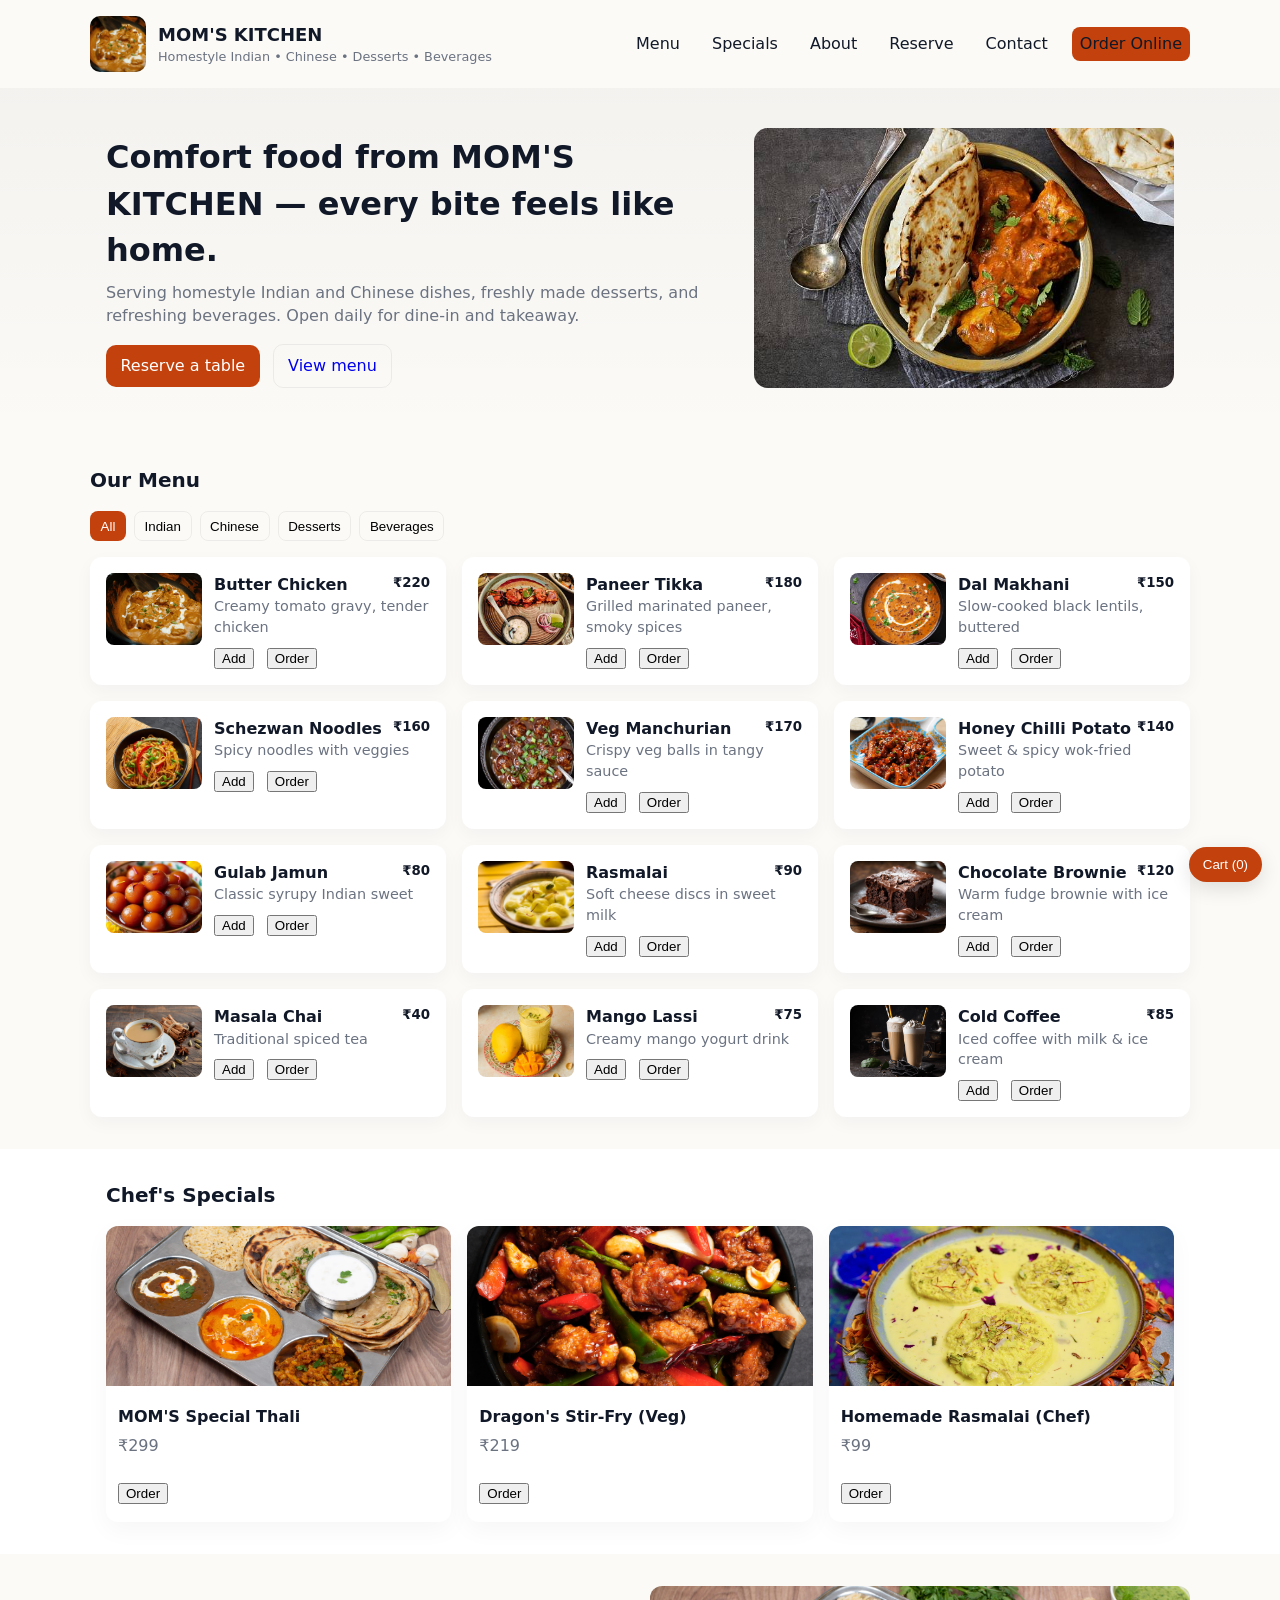
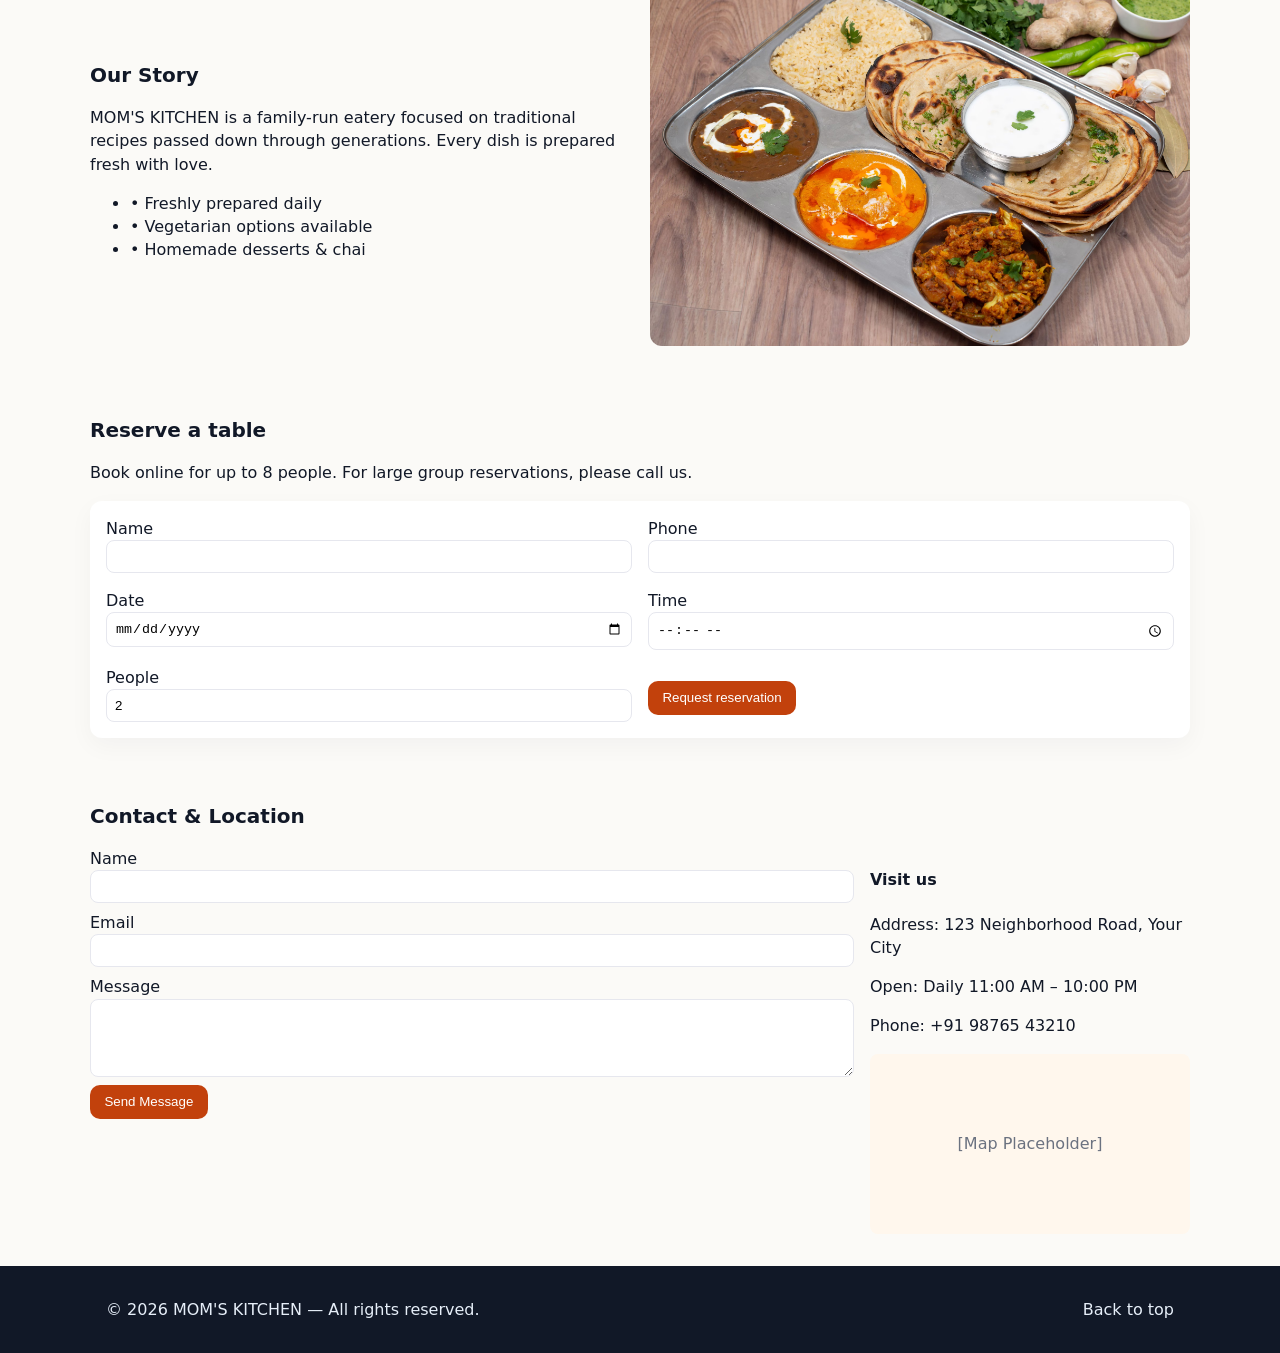
<file: index.html>
<!doctype html>
<html lang="en">
<head>
  <meta charset="utf-8" />
  <meta name="viewport" content="width=device-width, initial-scale=1" />
  <title>MOM'S KITCHEN — Home</title>
  <meta name="description" content="MOM'S KITCHEN — Homestyle Indian, Chinese, Desserts & Beverages." />
  <link rel="stylesheet" href="styles.css" />
</head>

<body>
  <!-- HEADER -->
  <header class="site-header" id="top">
    <div class="container header-inner">

      <!-- Brand -->
      <a class="brand" href="#top" aria-label="MOM'S KITCHEN home">
        <img src="images/butter-chicken.jpg" alt="Logo" />
        <div>
          <h1>MOM'S KITCHEN</h1>
          <p class="tag">Homestyle Indian • Chinese • Desserts • Beverages</p>
        </div>
      </a>

      <!-- Mobile Nav -->
      <button id="mobile-toggle" aria-expanded="false" aria-controls="main-nav" class="mobile-toggle">
        <span class="sr-only">Toggle navigation</span>
        ☰
      </button>

      <!-- Navigation -->
      <nav id="main-nav" class="main-nav" data-open="false">
        <a href="#menu">Menu</a>
        <a href="#specials">Specials</a>
        <a href="#about">About</a>
        <a href="#reserve">Reserve</a>
        <a href="#contact">Contact</a>
        <a class="btn-order" href="#order">Order Online</a>
      </nav>

    </div>
  </header>

  <main>

    <!-- HERO SECTION -->
    <section class="hero" aria-labelledby="hero-title">
      <div class="hero-inner container">

        <div class="hero-text">
          <h2 id="hero-title">Comfort food from MOM'S KITCHEN — every bite feels like home.</h2>
          <p>Serving homestyle Indian and Chinese dishes, freshly made desserts, and refreshing beverages. Open daily for dine-in and takeaway.</p>
          <div class="hero-ctas">
            <a class="btn btn-primary" href="#reserve">Reserve a table</a>
            <a class="btn btn-ghost" href="#menu">View menu</a>
          </div>
        </div>

        <div class="hero-image" aria-hidden="true">
          <!-- Use your new hero banner image here -->
          <img src="images/hero-banner.jpg" alt="Delicious food" />
        </div>

      </div>
    </section>

    <!-- MENU SECTION -->
    <section id="menu" class="section container" aria-labelledby="menu-title">
      <h3 id="menu-title">Our Menu</h3>

      <div class="category-controls" role="tablist">
        <button data-cat="all" class="active">All</button>
        <button data-cat="indian">Indian</button>
        <button data-cat="chinese">Chinese</button>
        <button data-cat="desserts">Desserts</button>
        <button data-cat="beverages">Beverages</button>
      </div>

      <div id="menu-grid" class="menu-grid"></div>
    </section>

    <!-- SPECIALS -->
    <section id="specials" class="section bg-contrast" aria-labelledby="specials-title">
      <div class="container">
        <h3 id="specials-title">Chef's Specials</h3>
        <div id="specials-grid" class="specials-grid"></div>
      </div>
    </section>

    <!-- ABOUT -->
    <section id="about" class="section container" aria-labelledby="about-title">
      <div class="about-grid">
        <div>
          <h3 id="about-title">Our Story</h3>
          <p>MOM'S KITCHEN is a family-run eatery focused on traditional recipes passed down through generations. Every dish is prepared fresh with love.</p>
          <ul>
            <li>• Freshly prepared daily</li>
            <li>• Vegetarian options available</li>
            <li>• Homemade desserts & chai</li>
          </ul>
        </div>
        <div>
          <img class="responsive-img" src="images/special-thali.jpg" alt="Restaurant interior" />
        </div>
      </div>
    </section>

    <!-- RESERVATION -->
    <section id="reserve" class="section container" aria-labelledby="reserve-title">
      <h3 id="reserve-title">Reserve a table</h3>
      <p>Book online for up to 8 people. For large group reservations, please call us.</p>

      <form id="reserve-form" class="form-grid">
        <label>
          <span>Name</span>
          <input type="text" id="r-name" required />
        </label>
        <label>
          <span>Phone</span>
          <input type="tel" id="r-phone" />
        </label>
        <label>
          <span>Date</span>
          <input type="date" id="r-date" required />
        </label>
        <label>
          <span>Time</span>
          <input type="time" id="r-time" required />
        </label>
        <label>
          <span>People</span>
          <input type="number" id="r-people" min="1" max="20" value="2" required />
        </label>

        <div class="form-actions">
          <button type="submit" class="btn btn-primary">Request reservation</button>
          <div id="reserve-msg"></div>
        </div>
      </form>
    </section>

    <!-- CONTACT -->
    <section id="contact" class="section container" aria-labelledby="contact-title">
      <h3 id="contact-title">Contact & Location</h3>

      <div class="contact-grid">
        <form id="contact-form" class="contact-form">
          <label><span>Name</span><input type="text" id="c-name" required /></label>
          <label><span>Email</span><input type="email" id="c-email" required /></label>
          <label class="full"><span>Message</span><textarea id="c-message" rows="4" required></textarea></label>

          <div class="form-actions">
            <button class="btn btn-primary" type="submit">Send Message</button>
            <div id="contact-msg"></div>
          </div>
        </form>

        <div class="contact-info">
          <h4>Visit us</h4>
          <p>Address: 123 Neighborhood Road, Your City</p>
          <p>Open: Daily 11:00 AM – 10:00 PM</p>
          <p>Phone: +91 98765 43210</p>

          <div class="map-placeholder">[Map Placeholder]</div>
        </div>
      </div>
    </section>

  </main>

  <!-- FOOTER -->
  <footer class="site-footer">
    <div class="container footer-inner">
      <p>&copy; <span id="year"></span> MOM'S KITCHEN — All rights reserved.</p>
      <nav class="foot-links">
        <a href="#top">Back to top</a>
      </nav>
    </div>
  </footer>

  <script src="script.js" defer></script>
</body>
</html>
</file>
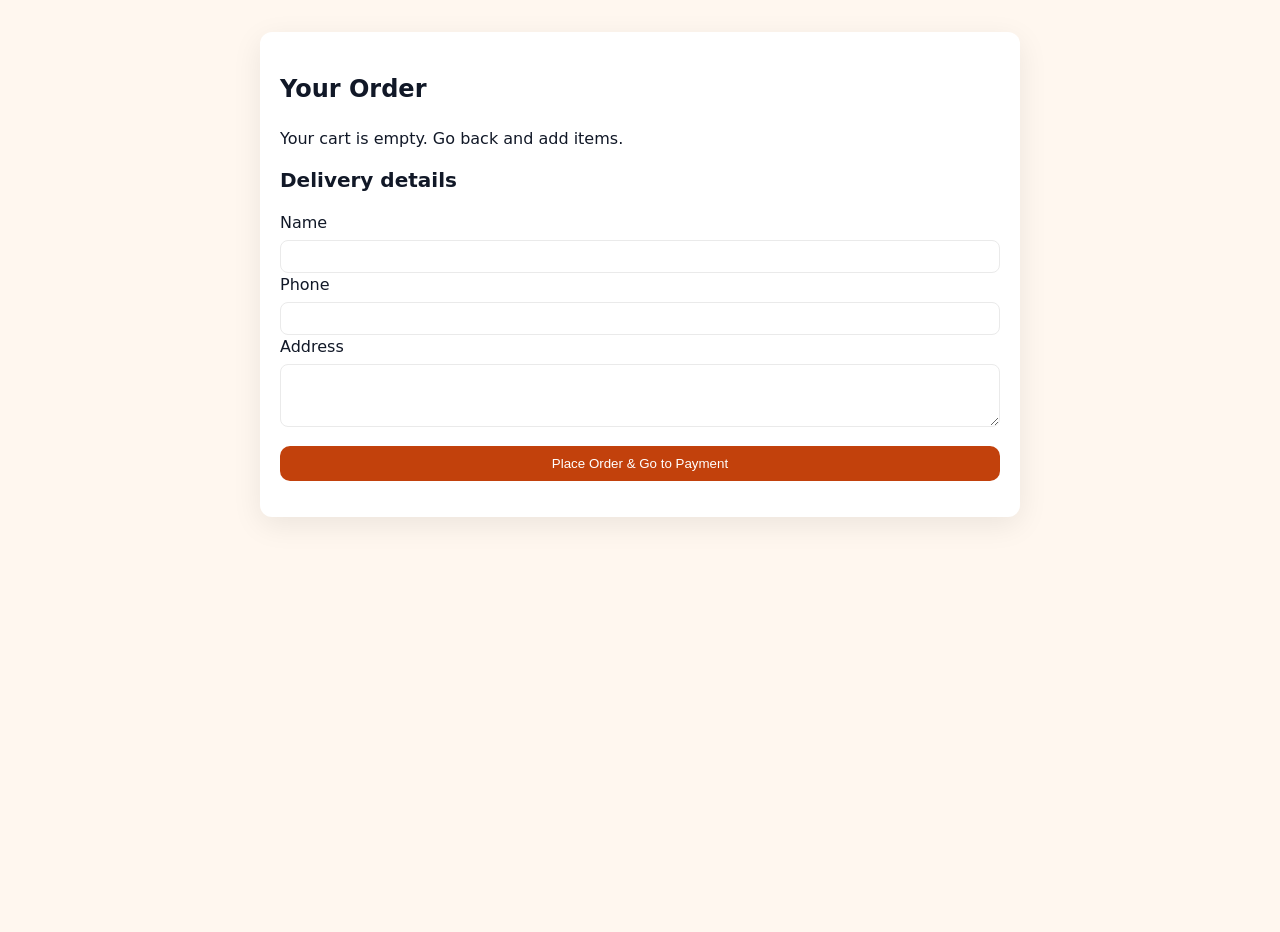
<file: order.html>
<!DOCTYPE html>
<html lang="en">
<head>
  <meta charset="UTF-8" />
  <meta name="viewport" content="width=device-width, initial-scale=1.0"/>
  <title>Order | MOM'S KITCHEN</title>
  <link rel="stylesheet" href="styles.css" />
  <style>
    body{background:#fff7ef}
    .box{max-width:760px;margin:2rem auto;background:white;padding:1.25rem;border-radius:12px;box-shadow:0 8px 30px rgba(0,0,0,0.08)}
    .cart-row{display:flex;gap:12px;align-items:center;padding:10px 0;border-bottom:1px dashed #eee}
    .cart-row img{width:80px;height:60px;object-fit:cover;border-radius:8px}
    .cart-actions button{padding:6px 8px;border-radius:8px;border:none;cursor:pointer}
    .summary{margin-top:12px;font-weight:700}
    .place{margin-top:12px;background:#c2410c;color:white;padding:10px;border-radius:10px;border:none;cursor:pointer;width:100%}
  </style>
</head>
<body>
  <div class="box">
    <h2>Your Order</h2>
    <div id="cart-list"></div>

    <div class="summary" id="order-summary"></div>

    <h3 style="margin-top:14px">Delivery details</h3>
    <label>Name</label><input id="o-name" style="width:100%;padding:8px;margin-top:6px;border-radius:8px;border:1px solid #eaeaea">
    <label style="margin-top:8px">Phone</label><input id="o-phone" style="width:100%;padding:8px;margin-top:6px;border-radius:8px;border:1px solid #eaeaea">
    <label style="margin-top:8px">Address</label><textarea id="o-address" rows="3" style="width:100%;padding:8px;margin-top:6px;border-radius:8px;border:1px solid #eaeaea"></textarea>

    <button id="place-order" class="place">Place Order & Go to Payment</button>
    <p id="order-msg" style="color:green;margin-top:10px"></p>
  </div>

  <script>
    // Read cart from localStorage
    function readCart() { try { return JSON.parse(localStorage.getItem('moms_cart') || '{}'); } catch(e) { return {}; } }
    function writeOrders(orders) { localStorage.setItem('moms_orders', JSON.stringify(orders)); }

    function renderCartList() {
      const cart = readCart();
      const list = document.getElementById('cart-list');
      list.innerHTML = '';
      const keys = Object.keys(cart);
      if (keys.length === 0) { list.innerHTML = '<p>Your cart is empty. Go back and add items.</p>'; document.getElementById('order-summary').textContent = ''; return; }
      let total = 0;
      keys.forEach(k => {
        const it = cart[k];
        total += it.price * it.quantity;
        const row = document.createElement('div');
        row.className = 'cart-row';
        row.innerHTML = `<img src="${it.img || 'images/hero-banner.jpg'}" alt="${it.name}">
          <div style="flex:1">
            <div style="font-weight:600">${it.name}</div>
            <div style="color:#6b7280">₹${it.price} × ${it.quantity} = ₹${(it.price*it.quantity).toFixed(0)}</div>
            <div class="cart-actions" style="margin-top:6px">
              <button class="dec" data-key="${k}">-</button>
              <button class="inc" data-key="${k}">+</button>
              <button class="rm" data-key="${k}">Remove</button>
            </div>
          </div>`;
        list.appendChild(row);
      });
      document.getElementById('order-summary').textContent = 'Total: ₹' + total.toFixed(0);
      attachCartButtons();
    }

    function attachCartButtons() {
      document.querySelectorAll('.inc').forEach(b => {
        b.addEventListener('click', () => {
          const k = b.dataset.key; const cart = readCart(); if (cart[k]) cart[k].quantity++; localStorage.setItem('moms_cart', JSON.stringify(cart)); renderCartList();
        });
      });
      document.querySelectorAll('.dec').forEach(b => {
        b.addEventListener('click', () => {
          const k = b.dataset.key; const cart = readCart(); if (cart[k]) { cart[k].quantity = Math.max(0, cart[k].quantity-1); if (cart[k].quantity===0) delete cart[k]; localStorage.setItem('moms_cart', JSON.stringify(cart)); } renderCartList();
        });
      });
      document.querySelectorAll('.rm').forEach(b => {
        b.addEventListener('click', () => {
          const k = b.dataset.key; const cart = readCart(); delete cart[k]; localStorage.setItem('moms_cart', JSON.stringify(cart)); renderCartList();
        });
      });
    }

    // initial render
    renderCartList();

    // Place Order -> saves order and redirects to payment.html
    document.getElementById('place-order').addEventListener('click', () => {
      const name = document.getElementById('o-name').value.trim();
      const phone = document.getElementById('o-phone').value.trim();
      const address = document.getElementById('o-address').value.trim();
      const cart = readCart();
      const keys = Object.keys(cart);
      if (keys.length === 0) { alert('Cart is empty'); return; }
      if (!name || !phone) { alert('Please enter name and phone'); return; }

      // build order
      let total = 0;
      const items = keys.map(k => {
        const it = cart[k];
        total += it.price * it.quantity;
        return { id: it.id, name: it.name, price: it.price, quantity: it.quantity };
      });

      const orders = JSON.parse(localStorage.getItem('moms_orders') || '[]');
      const order = { id: Date.now(), items, total, customer: { name, phone, address }, created: new Date().toISOString() };
      orders.push(order);
      writeOrders(orders);

      // clear cart after saving order
      localStorage.removeItem('moms_cart');

      // redirect to payment with order id (we'll read from localStorage)
      window.location.href = `payment.html?orderId=${order.id}`;
    });
  </script>
</body>
</html>
</file>
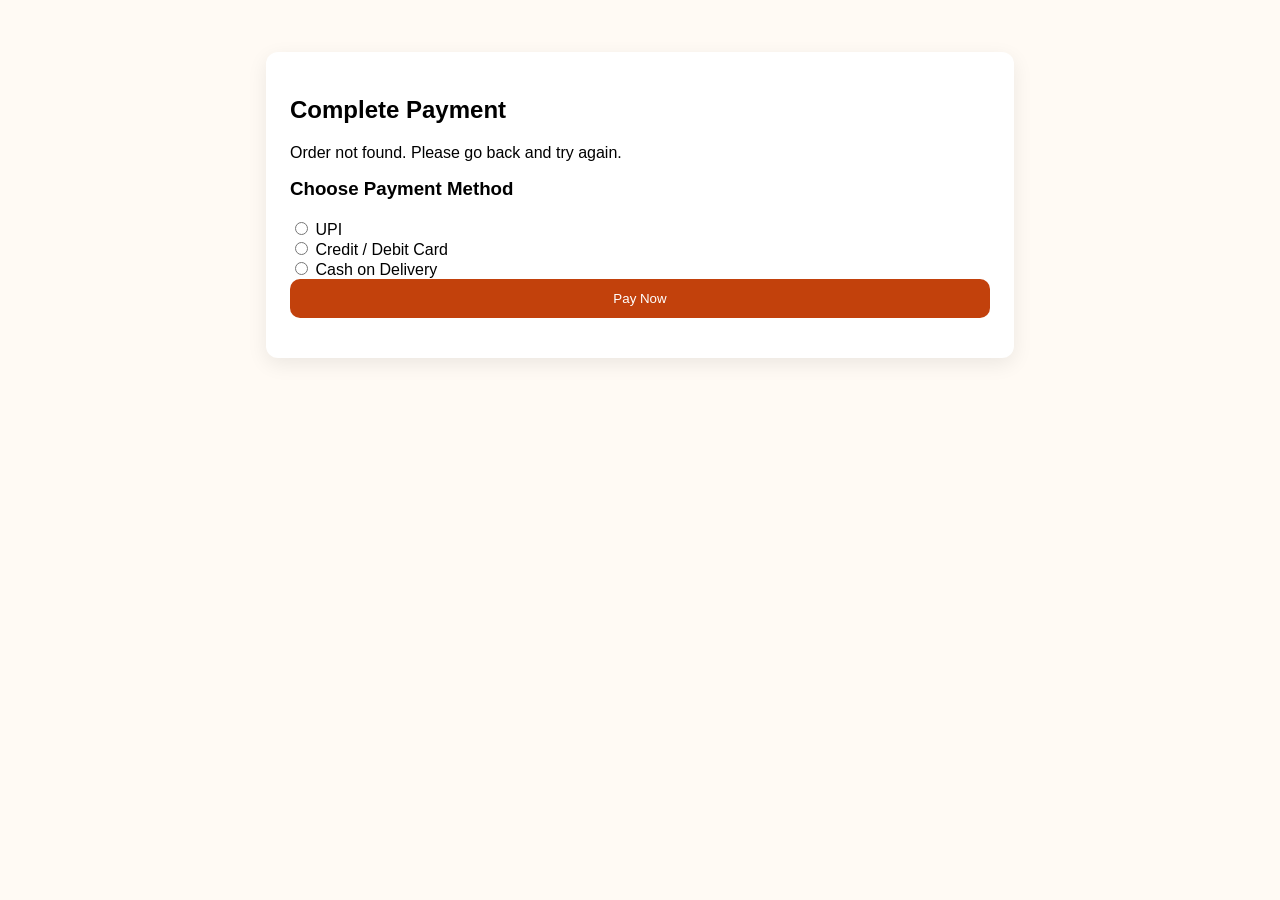
<file: payment.html>
<!DOCTYPE html>
<html lang="en">
<head>
  <meta charset="UTF-8" />
  <meta name="viewport" content="width=device-width, initial-scale=1.0"/>
  <title>Payment | MOM'S KITCHEN</title>
  <style>
    body{font-family:Arial;background:#fffaf4;margin:0;padding:20px}
    .pay-box{max-width:700px;margin:2rem auto;background:white;padding:1.5rem;border-radius:12px;box-shadow:0 6px 20px rgba(0,0,0,0.08)}
    table{width:100%;border-collapse:collapse}
    th,td{padding:8px;text-align:left;border-bottom:1px solid #f0f0f0}
    .total{font-weight:700}
    button{background:#c2410c;color:#fff;border:none;padding:12px;border-radius:10px;cursor:pointer;width:100%}
  </style>
</head>
<body>
  <div class="pay-box">
    <h2>Complete Payment</h2>
    <div id="order-info"></div>
    <h3 style="margin-top:12px">Choose Payment Method</h3>
    <label><input type="radio" name="method" value="UPI"> UPI</label><br>
    <label><input type="radio" name="method" value="Card"> Credit / Debit Card</label><br>
    <label><input type="radio" name="method" value="COD"> Cash on Delivery</label><br>
    <button id="pay-now">Pay Now</button>
    <p id="msg" style="color:green;margin-top:12px"></p>
  </div>

  <script>
    function readOrders() { try { return JSON.parse(localStorage.getItem('moms_orders') || '[]'); } catch(e) { return []; } }
    const params = new URLSearchParams(window.location.search);
    const orderId = params.get('orderId');

    const orders = readOrders();
    const order = orders.find(o => String(o.id) === String(orderId));
    const info = document.getElementById('order-info');

    if (!order) {
      info.innerHTML = '<p>Order not found. Please go back and try again.</p>';
    } else {
      let html = `<div><strong>Order ID:</strong> ${order.id}</div><div style="margin-top:8px"><strong>Customer:</strong> ${order.customer.name} — ${order.customer.phone}</div>`;
      html += '<table style="margin-top:10px"><thead><tr><th>Item</th><th>Qty</th><th>Price</th></tr></thead><tbody>';
      order.items.forEach(it => {
        html += `<tr><td>${it.name}</td><td>${it.quantity}</td><td>₹${(it.price*it.quantity).toFixed(0)}</td></tr>`;
      });
      html += `</tbody></table><div style="margin-top:10px" class="total">Total: ₹${order.total.toFixed(0)}</div>`;
      info.innerHTML = html;
    }

    document.getElementById('pay-now').addEventListener('click', () => {
      if (!order) return;
      document.getElementById('msg').textContent = 'Payment successful! Thank you — your order is confirmed.';
      // Optionally mark order as paid in localStorage
      const ordersAll = readOrders();
      const idx = ordersAll.findIndex(o => String(o.id) === String(order.id));
      if (idx !== -1) {
        ordersAll[idx].paid = true;
        localStorage.setItem('moms_orders', JSON.stringify(ordersAll));
      }
      // After payment, optionally redirect to a "thank you" or home page
      setTimeout(() => { window.location.href = 'index.html'; }, 2200);
    });
  </script>
</body>
</html>
</file>
<file: styles.css>
:root{
  --container: 1100px;
  --accent: #c2410c; /* warm curry-like accent (change if you want) */
  --muted: #6b7280;
  --bg: #fbfaf7;
  --card: #ffffff;
  --radius: 12px;
  font-family: Inter, system-ui, -apple-system, 'Segoe UI', Roboto, 'Helvetica Neue', Arial;
  color-scheme: light;
}
*{box-sizing:border-box}
html,body{height:100%}
body{
  margin:0;
  background:var(--bg);
  color:#111827;
  -webkit-font-smoothing:antialiased;
  line-height:1.45;
  font-size:16px;
}
.container{max-width:var(--container);margin:0 auto;padding:0 1rem}
.header-inner{display:flex;align-items:center;justify-content:space-between;padding:1rem 0}
.brand{display:flex;gap:0.75rem;align-items:center;text-decoration:none;color:inherit}
.brand img{width:56px;height:56px;border-radius:10px;object-fit:cover}
.brand h1{margin:0;font-size:1.125rem}
.brand .tag{margin:0;font-size:0.8rem;color:var(--muted)}
.mobile-toggle{display:none;background:none;border:1px solid transparent;padding:8px;border-radius:8px}
.mobile-toggle:focus{outline:3px solid rgba(194,65,12,0.15)}
.main-nav{display:flex;gap:1rem;align-items:center}
.main-nav a{color:inherit;text-decoration:none;padding:0.35rem 0.5rem;border-radius:8px}
.main-nav a:focus{outline:3px solid rgba(194,65,12,0.12)}
.btn-order{background:var(--accent);color:white;padding:0.5rem 0.9rem;border-radius:10px}
.hero{padding:2.5rem 0;background:linear-gradient(180deg, rgba(0,0,0,0.03), transparent)}
.hero-inner{display:grid;grid-template-columns:1fr 420px;gap:1.5rem;align-items:center}
.hero-text h2{font-size:2rem;margin:0 0 0.5rem}
.hero-text p{color:var(--muted);margin:0 0 1rem}
.hero-ctas .btn{margin-right:0.5rem}
.btn{display:inline-block;text-decoration:none;border:none;padding:0.6rem 0.9rem;border-radius:10px;cursor:pointer}
.btn-primary{background:var(--accent);color:white}
.btn-ghost{background:transparent;border:1px solid rgba(0,0,0,0.06)}
.hero-image img{width:100%;height:260px;object-fit:cover;border-radius:14px}

.section{padding:2rem 0}
.bg-contrast{background:white}
h3{margin:0 0 1rem;font-size:1.25rem}
.category-controls{display:flex;gap:0.5rem;margin-bottom:1rem}
.category-controls button{background:transparent;border:1px solid rgba(0,0,0,0.06);padding:0.4rem 0.6rem;border-radius:8px;cursor:pointer}
.category-controls button.active{background:var(--accent);color:white;border-color:transparent}

.menu-grid{display:grid;grid-template-columns:repeat(3,1fr);gap:1rem}
.menu-card{background:var(--card);padding:1rem;border-radius:12px;box-shadow:0 6px 18px rgba(16,24,40,0.04);display:flex;gap:0.75rem;align-items:start}
.menu-card img{width:96px;height:72px;object-fit:cover;border-radius:8px}
.menu-card h4{margin:0;font-size:1rem}
.menu-card p{margin:0;color:var(--muted);font-size:0.9rem}

.specials-grid{display:grid;grid-template-columns:repeat(3,1fr);gap:1rem}
.special-card{background:var(--card);border-radius:12px;overflow:hidden;box-shadow:0 8px 24px rgba(16,24,40,0.04)}
.special-card img{width:100%;height:160px;object-fit:cover}

.about-grid{display:grid;grid-template-columns:1fr 1fr;gap:1.25rem;align-items:center}
.responsive-img{width:100%;border-radius:12px}

.form-grid{display:grid;grid-template-columns:repeat(2,1fr);gap:1rem;background:var(--card);padding:1rem;border-radius:12px;box-shadow:0 8px 24px rgba(16,24,40,0.04)}
.form-grid label{display:flex;flex-direction:column}
.form-grid input,.form-grid textarea{padding:0.5rem;border:1px solid #e6e7ee;border-radius:8px}
.form-actions{display:flex;align-items:center;gap:1rem;margin-top:0.5rem}
#reserve-msg,#contact-msg{font-size:0.95rem;color:var(--muted)}

.contact-grid{display:grid;grid-template-columns:1fr 320px;gap:1rem}
.contact-form label{display:flex;flex-direction:column;margin-bottom:0.5rem}
.contact-form input,.contact-form textarea{padding:0.5rem;border:1px solid #e6e7ee;border-radius:8px}
.map-placeholder{height:180px;background:#fff7ed;border-radius:8px;display:flex;align-items:center;justify-content:center;color:var(--muted)}

.site-footer{padding:1rem 0;background:#111827;color:#e6eef8}
.footer-inner{display:flex;align-items:center;justify-content:space-between;gap:1rem}
.foot-links a{color:inherit;text-decoration:none;margin-left:0.75rem}

/* small screens */
@media (max-width:900px){
  .hero-inner{grid-template-columns:1fr;gap:1rem}
  .hero-image img{height:200px}
  .menu-grid{grid-template-columns:repeat(2,1fr)}
  .specials-grid{grid-template-columns:repeat(2,1fr)}
  .about-grid{grid-template-columns:1fr}
  .contact-grid{grid-template-columns:1fr}
  .form-grid{grid-template-columns:1fr}
  .mobile-toggle{display:block}
  .main-nav{position:absolute;right:1rem;top:72px;background:white;padding:0.75rem;border-radius:10px;box-shadow:0 8px 24px rgba(16,24,40,0.08);flex-direction:column;display:none}
  .main-nav[data-open="true"]{display:flex}
  .menu-card img{display:none}
}

/* tiny screens */
@media (max-width:480px){
  .menu-grid{grid-template-columns:1fr}
  .specials-grid{grid-template-columns:1fr}
  .brand h1{font-size:1rem}
  .brand .tag{display:none}
}

/* Utility */
.sr-only{position:absolute;width:1px;height:1px;padding:0;margin:-1px;overflow:hidden;clip:rect(0,0,0,0);white-space:nowrap;border:0}
</file>
